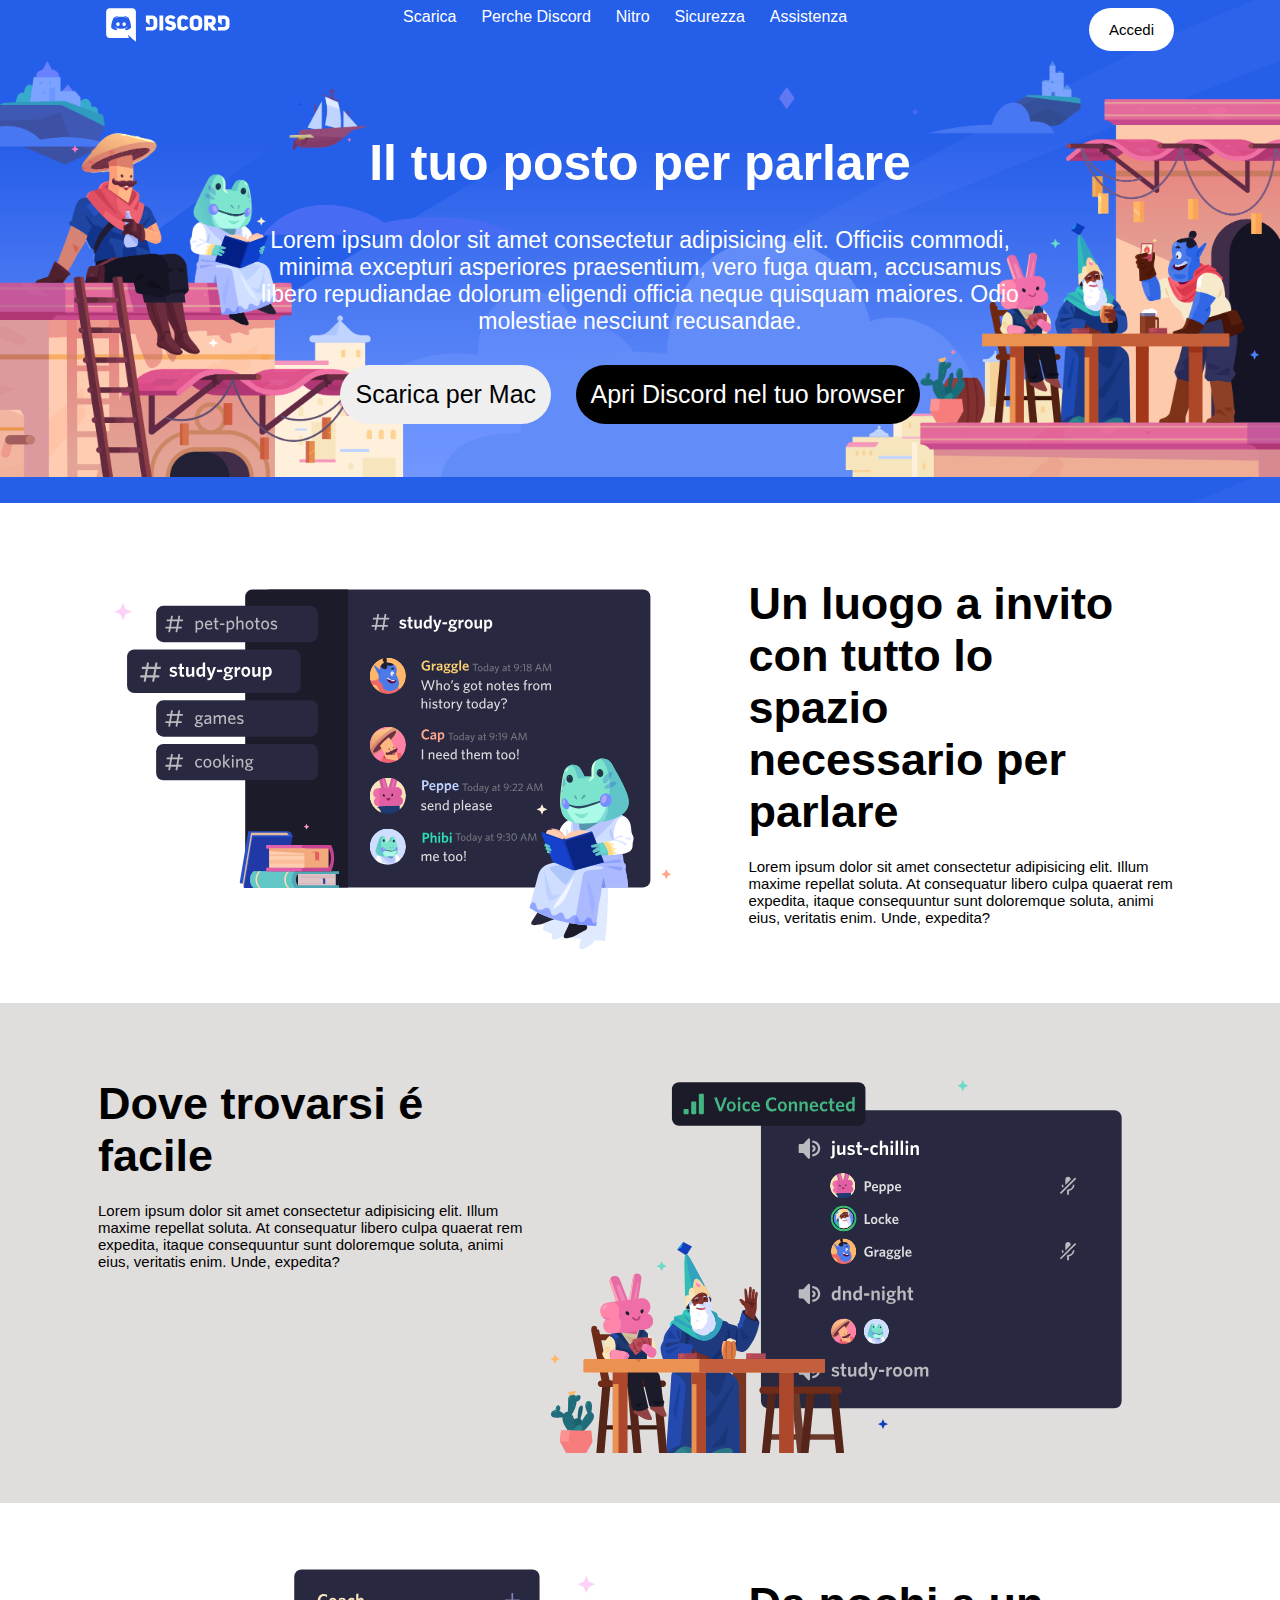
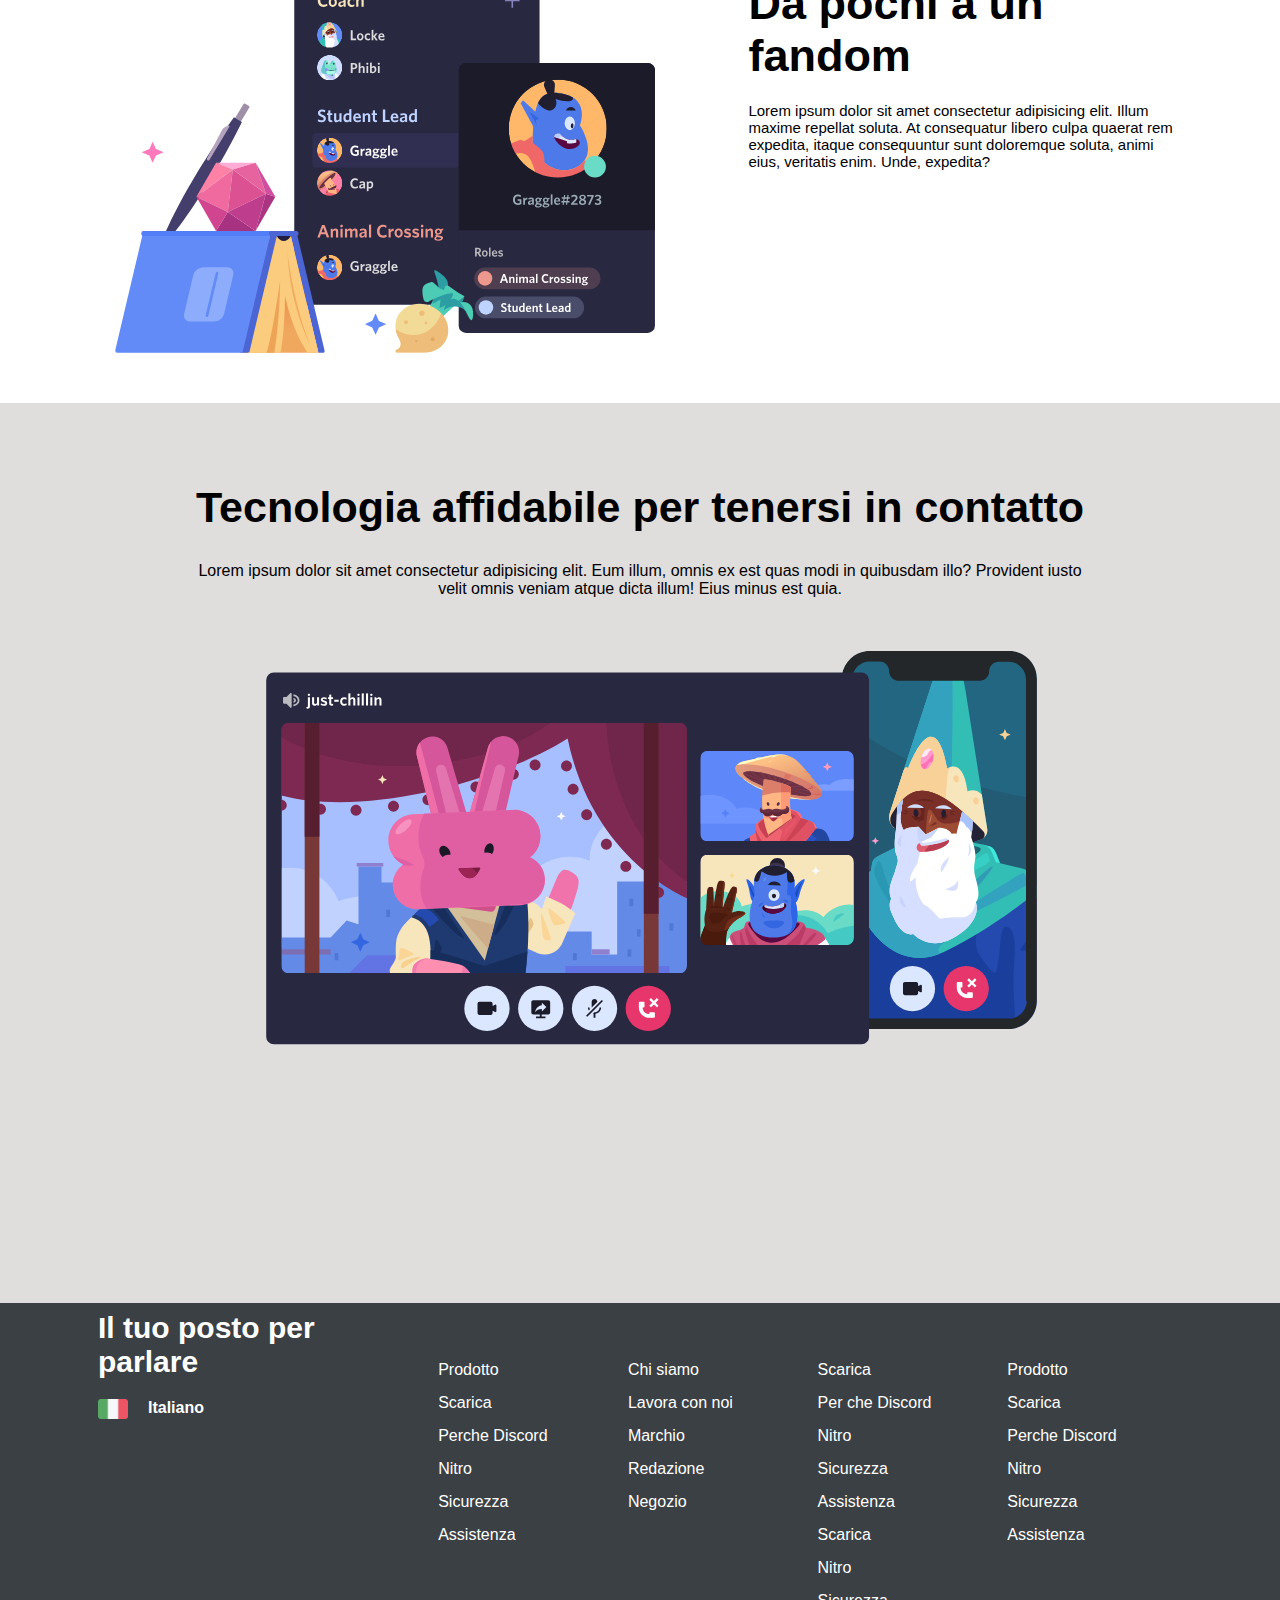
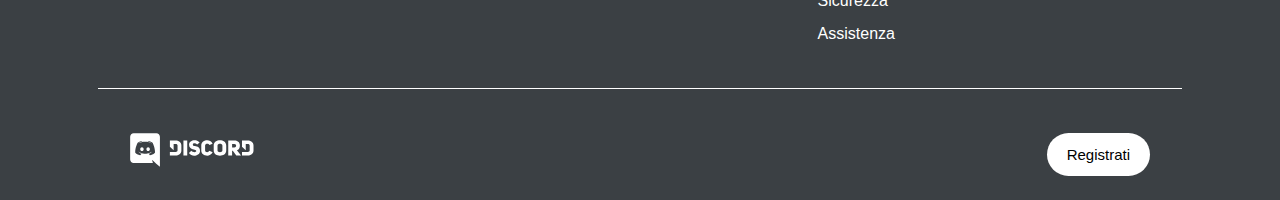
<file: index.html>
<!DOCTYPE html>
<html lang="en">
<head>
  <meta charset="UTF-8">
  <meta name="viewport" content="width=device-width, initial-scale=1.0">
  <meta name="author" content="Marino Balvin Falconi">
  <title>Discord Struttura</title>
  <link rel="stylesheet" href="./css/style.css">
  <link rel="shortcut icon" href="" type="image/x-icon">
</head>
<body >
  <header class="page-header">
    <div class="top-header">
      <div class="container">
        <div class="row">
          <div class="logo-header">
            <img src="./img/logo.svg" alt="logo-discord">
          </div>
          <nav class="link-header">
            <ul>
              <li><a href="#">Scarica</a></li>
              <li><a href="#">Perche Discord</a></li>
              <li><a href="#">Nitro</a></li>
              <li><a href="#">Sicurezza</a></li>
              <li><a href="#">Assistenza</a></li>
            </ul>
          </nav>
          <div class="login-header">
            <button class="button-login"><a href="#" class="color-login">Accedi</a></button>
          </div>
        </div>
      </div>
    </div>
    <div class="button-header ">
      <div class="container container-xs">
        <div class="hero">
          <h1>Il tuo posto per parlare</h1>
          <p class="paragraf">Lorem ipsum dolor sit amet consectetur adipisicing elit. Officiis commodi, minima excepturi asperiores praesentium, vero fuga quam, accusamus libero repudiandae dolorum eligendi officia neque quisquam maiores. Odio molestiae nesciunt recusandae.</p>
          <div class="button-top">
            <button class="scarica">Scarica per Mac</button>
            <button class="apri">Apri Discord nel tuo browser</button>
          </div>
        </div>
      </div>
    </div>
  </header>

  <main class="page-content ">
    <!-- section1 -->
    <section>
      <div class="container">
        <div class="row">
          <div class="col-60">
            <!-- <img src="./img/item1.svg" alt=""> -->
          </div>
          <div class="col-40">
            <h2 class="h2-header">Un luogo a invito con tutto lo spazio necessario per parlare</h2>
            <p class="small-p">Lorem ipsum dolor sit amet consectetur adipisicing elit. Illum maxime repellat soluta. At consequatur libero culpa quaerat rem expedita, itaque consequuntur sunt doloremque soluta, animi eius, veritatis enim. Unde, expedita?</p>
          </div>
        </div>
      </div>
    </section>
    <!-- secion2 -->
    <section>
      <div class="container">
        <div class="row">
          <div class="col-60 second"></div>
          <div class="col-40">
            <h2 class="h2-header">Dove trovarsi é facile</h2>
            <p class="small-p">Lorem ipsum dolor sit amet consectetur adipisicing elit. Illum maxime repellat soluta. At consequatur libero culpa quaerat rem expedita, itaque consequuntur sunt doloremque soluta, animi eius, veritatis enim. Unde, expedita?</p>
          </div>
        </div>
      </div>
    </section>
    <!-- section3 -->
    <section>
      <div class="container">
        <div class="row">
          <div class="col-60 terzo"></div>
          <div class="col-40">
            <h2 class="h2-header">Da pochi a un fandom</h2>
            <p class="small-p">Lorem ipsum dolor sit amet consectetur adipisicing elit. Illum maxime repellat soluta. At consequatur libero culpa quaerat rem expedita, itaque consequuntur sunt doloremque soluta, animi eius, veritatis enim. Unde, expedita?</p>
          </div>
        </div>
      </div>
    </section>
    <!-- section 4
   -->
    <section>
      <div class="container">
        <div class="large-content">
          
          <h2>Tecnologia affidabile per tenersi in contatto</h2>
          <p>Lorem ipsum dolor sit amet consectetur adipisicing elit. Eum illum, omnis ex est quas modi in quibusdam illo? Provident iusto velit omnis veniam atque dicta illum! Eius minus est quia.</p>
          <img src="./img/item4-big.svg" alt="">
        </div>
      </div>
    </section>
  </main>

  <!-- FOOTER -->
   <footer class="page-footer ">
    <div class="container">
      <div class="row footer-top">
        <div class="col-30">
          <h2>Il tuo posto per parlare</h2>
          <picture>
            <img src="./img/ita.png" alt="bandiera-ita" width="30px">
            <h4>Italiano</h4>
          </picture>
        </div>
        <div class="col-70">
          <div class="row">
            <div class="col-25">
              <ul class="li-footer">
                <li class="blue">Prodotto</li>
                <li>Scarica</li>
                <li>Perche Discord</li>
                <li>Nitro</li>
                <li>Sicurezza</li>
                <li>Assistenza</li>
              </ul>
            </div>
            <div class="col-25">
              <ul class="li-footer">
                <li class="blue">Chi siamo</li>
                <li>Lavora con noi</li>
                <li>Marchio</li>
                <li>Redazione</li>
                <li>Negozio</li>
              </ul>
            </div>
            <div class="col-25">
              <ul class="li-footer">
                <li class="blue">Scarica</li>
                <li>Per che Discord</li>
                <li>Nitro</li>
                <li>Sicurezza</li>
                <li>Assistenza</li>
                <li>Scarica</li>
                <li>Nitro</li>
                <li>Sicurezza</li>
                <li>Assistenza</li>
              </ul>
            </div>
            <div class="col-25">
              <ul class="li-footer">
                <li class="blue">Prodotto</li>
                <li>Scarica</li>
                <li>Perche Discord</li>
                <li>Nitro</li>
                <li>Sicurezza</li>
                <li>Assistenza</li>
              </ul>
            </div>
          </div>
        </div>
      </div>
      <div class="row footer-bottom">
        <div>
          <img src="./img/logo.svg" alt="logo-discord">
        </div>
        <div><button class="button-login"><a href="#" class="color-login">Registrati</a></button></div>
      </div>
    </div>
   </footer>
</body>
</html>
</file>
<file: css/style.css>
/*RESERT*/

* {
  box-sizing: border-box;
  margin: 0;
  padding: 0;
}

body {
  font-family: Arial, Helvetica, sans-serif;
  
}


.debug, .debug  * {
  min-height: 50px;
  padding: 5px;
  /* background-color: brown; */
  border: 2px dashed red;
}

.container {
  max-width: 1100px;
  margin-left: auto;
  margin-right: auto;
  padding-left: 0.5rem;
  padding-right: 0.5rem;
   
}
.container.container-xs{
  max-width: 800px;
  
}

.row{
  display: flex;
}

.col-60{
  width: 60%;
}
.col-40{
  width: 40%;
}
.col-70 {
  width: 70%;
}
.col-30{
  width: 30%;
  
}
.col-25{
  width: 25%;
}
/*HEADEER*/

.page-header{
  /* background-color: #add8e7; */
  padding-bottom: 4px;
  background-image: url(../img/jumbo.png);
  background-size: contain;
  
}


/* .top-header .row{
 background-color: #d9a41e;
} */

.top-header .row > * {  
  width: calc(100% / 3);
  padding: 0.5rem;
  
  /*DEBUG*/
  /* border: 2px dashed black; */
}

.link-header ul{
  text-align: center;
  display: flex;
  flex-direction: row;
  list-style: none;
}
li{
  padding-left: 15px;
  padding-right: 10px;
}
a{
  text-decoration: none;
  color: white;
}

.top-header .link-header{
  text-align: center;
  width: 670px;
  
}
.top-header .logo-header{
  text-align: left;
}
.top-header .login-header{
  text-align: right;
}

.button-header{
  /* background-color: blue; */
  padding: 75PX 0;
  text-align: center;
  
}
.botton-header .hero{
  /*debug*/
  /* background-color: #ee81ec; */
  min-height: 350PX;
  /* border: 2px dashed black; */
}
h1{
  font-size: 50px;
  padding-bottom: 35px;
  color: white;
}
.paragraf{
  font-size: 23px;
  padding-bottom: 30px;
  color: white;
}
.button-top > *{
 font-size: 25px;
 padding: 15px;
 border-radius: 30px;
 margin-right: 20PX;
 border-style: none;
}
.button-top :hover{
  background-color: black;
  color: white;
}

.apri{
  background-color: black;
  color: white;
}

.button-login{
  font-size: 15px;
  padding: 13px;
  border-radius: 30px;
  padding-left: 20px;
  padding-right: 20px;
  background-color: white;
  border-style: none;
}
.color-login{
  color: black;
  font-family: Verdana, Geneva, Tahoma, sans-serif;
}


/* MAIN */

.page-content > section {
  padding: 50px 0;
}
.page-content > section:nth-child(odd) {
  background-color: white;
}
.page-content > section:nth-child(even) {
  background-color: rgb(224, 221, 221);
}
.page-content > section:nth-child(even) .row{
  flex-direction: row-reverse;
}

.page-content .col-40{
  min-height: 400px;
  /* background-color: #ee81ec; */
  /* border: 2px dashed black; */
  font-size: 30px;
}
.page-content .col-60{
  min-height: 400px;
  /* background-color: aquamarine; */
  /* border: 2px dashed black; */
  background-size: contain;
  background-image: url(../img/item1.svg);
  background-repeat: no-repeat;
}
.col-60.second{
  background-image: url(../img/item2.svg);
}
.col-60.terzo{
  background-image: url(../img/item3.svg);
}
.small-p{
  font-size: 15px;
  padding-top: 20px;
}
.h2-header{
  padding-right: 60px;
  padding-top: 25px;
}

.page-content .large-content{
  /* background-color: green; */
  min-height: 800px;
  /* border: 2px dashed black; */
  /* background-image: url(../img/item4-big.svg);
  background-repeat: no-repeat;
  background-position: center; */
  /* display: flex;
  flex-direction: row-reverse; */
}
.large-content img{
  height: 500px;
  width: 1200px;
  padding-left: 0;
  
}
.large-content > *{
  text-align: center;
  padding-right: 90px;
  padding-left: 90px;
}
.large-content h2{
  font-size: 43px;
  padding-bottom: 30px;
  padding-top: 30px;
  
} 
.large-content p{
  font-size: 16px;
  /* padding-bottom: 30px; */
}

/* FOOTER */
.page-footer {
 background-color: #3b4044;
 padding-top: .5rem;
 color: white;
}

.li-footer li{
  text-decoration: none;
  list-style: none;
  padding-bottom: 15px;
}
.li-footer .blue{
  padding-top: 50px;
}

/* .page-footer .col-30 {
  background-color: #7b3c7a;
  border: 2px dashed black;
} */
/* .page-footer .col-25{
  background-color: aquamarine;
  border: 2px dashed black;
} */

.page-footer .col-30,
.page-footer .col-70,
.page-footer .col-25 {
  min-height: 300px;
  
}
.footer-top{
  padding-bottom: 30px;
  border-bottom: 1px solid white;
  margin-bottom: 20px;
}
.footer-bottom {
  padding: 1rem 0;
  display: flex;
  justify-content: space-between;
  /* background-color: rgb(69, 226, 174); */
}
.footer-bottom > * {
  color: black;
  padding: 0.5rem 2rem;
  /* background-color: palevioletred ;
  border: 2px dashed black; */
}
picture{
  display: flex;
  flex-direction: row;
  margin-top: 20px;
}
 h4{
  padding-left: 20px;
}
.col-30 h2{
  font-size: 30px;
  padding-right: 20px;
}
</file>
